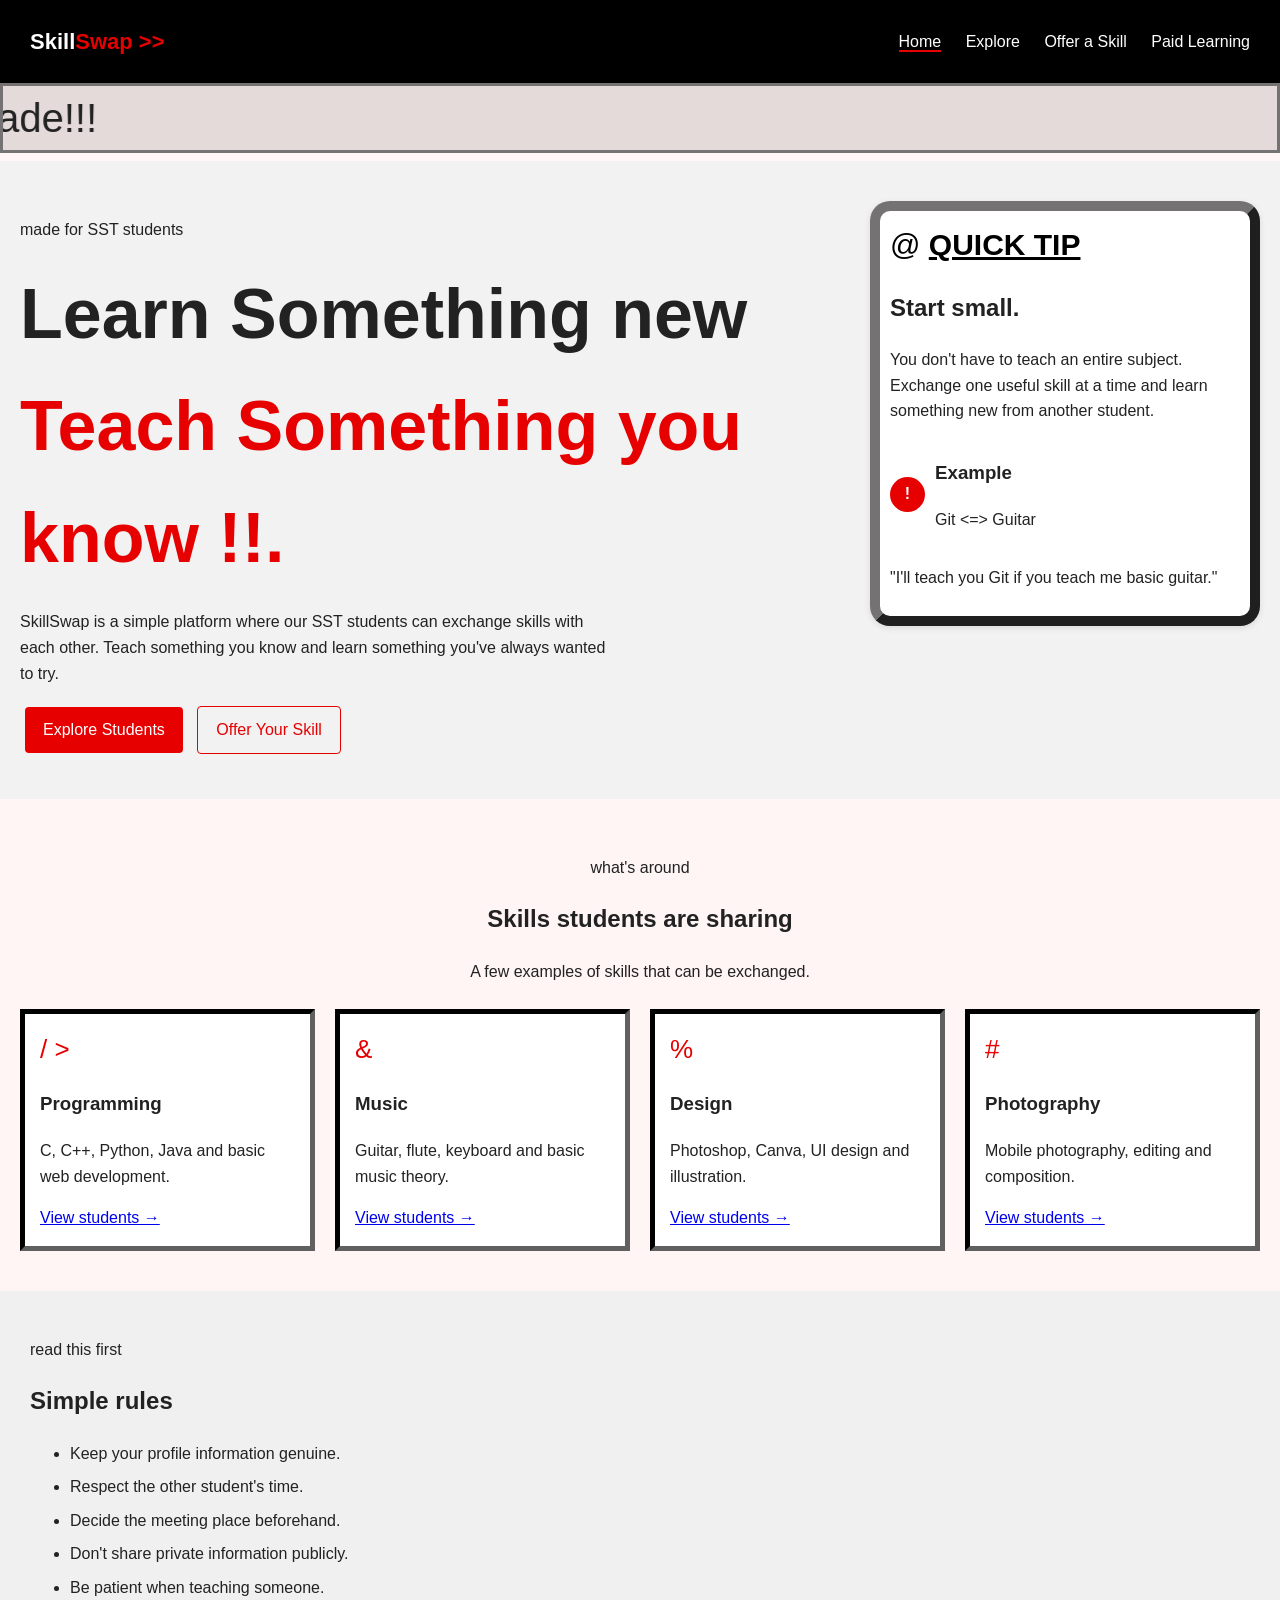
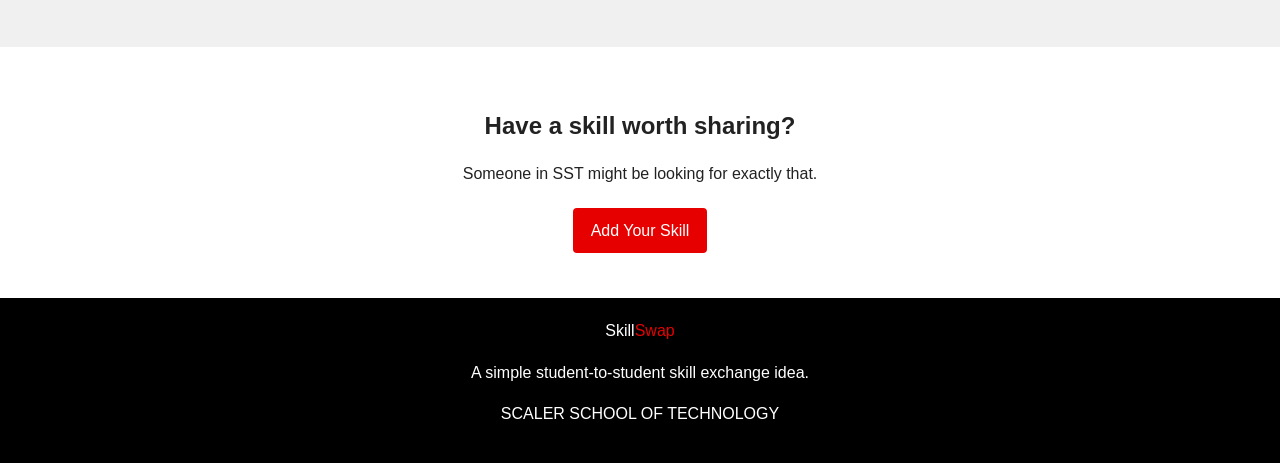
<file: index.html>
<!DOCTYPE html>
<html lang="en">
<head>
    <meta charset="UTF-8">
    <meta name="viewport" content="width=device-width, initial-scale=1.0">
    <title>SkillSwap | Student Skill Exchange</title>
    <link rel="stylesheet" href="style.css">
</head>
<body>

    <header class="site-header">
        <div class="logo">Skill<span>Swap >> </span></div>
        <nav class="navigation">
            <a href="index.html" class="active">Home</a>
            <a href="explore.html">Explore</a>
            <a href="offer.html">Offer a Skill</a>
            <a href="sell.html">Paid Learning</a>
        </nav>
        
    </header>

    <main>
      <marquee direction="right" >
               Teach, Learn & Upgrade!!!
             </marquee>
        <section class="hero">
            <div class="hero-text">
                
                <p class="small-title">made for SST students</p>
                <h1>
                    Learn Something new<br>
                    <span>Teach Something you know !!.</span>
                </h1>
                <p class="intro">
                    SkillSwap is a simple platform where our SST students can exchange
                    skills with each other. Teach something you know and learn something
                    you've always wanted to try.
                </p>
                <div class="hero-links">
                    <a href="explore.html" class="button">Explore Students</a>
                    <a href="offer.html" class="button outline">Offer Your Skill</a>
                </div>
            </div>

            <div class="exchange-box">
                <div class="exchange-icon">@ <u><b>QUICK TIP</b></u></div>
             
                <h2>Start small.</h2>
                <p>
                    You don't have to teach an entire subject. Exchange one useful
                    skill at a time and learn something new from another student.
                </p>

                <div class="exchange-person">
                    <div class="avatar">!</div>
                    <div>
                        <h3>Example</h3>
                        <p>Git <=> Guitar</p>
                    </div>
                </div>

                <p class="match-text">"I'll teach you Git if you teach me basic guitar."</p>
            </div>
        </section>

        <section class="section">
            <div class="section-title">
                <p class="small-title">what's around</p>
                <h2>Skills students are sharing</h2>
                <p>A few examples of skills that can be exchanged.</p>
            </div>

            <div class="skill-grid">
                <article class="skill-card">
                    <div class="skill-symbol">/ ></div>
                    <h3>Programming</h3>
                    <p>C, C++, Python, Java and basic web development.</p>
                    <a href="explore.html">View students →</a>
                </article>

                <article class="skill-card">
                    <div class="skill-symbol">&</div>
                    <h3>Music</h3>
                    <p>Guitar, flute, keyboard and basic music theory.</p>
                    <a href="explore.html">View students →</a>
                </article>

                <article class="skill-card">
                    <div class="skill-symbol">%</div>
                    <h3>Design</h3>
                    <p>Photoshop, Canva, UI design and illustration.</p>
                    <a href="explore.html">View students →</a>
                </article>

                <article class="skill-card">
                    <div class="skill-symbol">#</div>
                    <h3>Photography</h3>
                    <p>Mobile photography, editing and composition.</p>
                    <a href="explore.html">View students →</a>
                </article>
            </div>
        </section>

        
        <section class="rules-section">
            <div>
                <p class="small-title">read this first</p>
                <h2>Simple rules</h2>
            </div>
            <ul class="rules">
                <li>Keep your profile information genuine.</li>
                <li>Respect the other student's time.</li>
                <li>Decide the meeting place beforehand.</li>
                <li>Don't share private information publicly.</li>
                <li>Be patient when teaching someone.</li>
            </ul>
        </section>

        <section class="home-cta">
            <h2>Have a skill worth sharing?</h2>
            <p>Someone in SST might be looking for exactly that.</p>
            <a href="offer.html" class="button">Add Your Skill</a>
        </section>
    </main>

    <footer>
        <div class="footer-content">
            <div class="logo">Skill<span>Swap</span></div>
            <p>A simple student-to-student skill exchange idea.</p>
        </div>
        <p class="copyright">SCALER SCHOOL OF TECHNOLOGY</p>
    </footer>

</body>
</html>
</file>
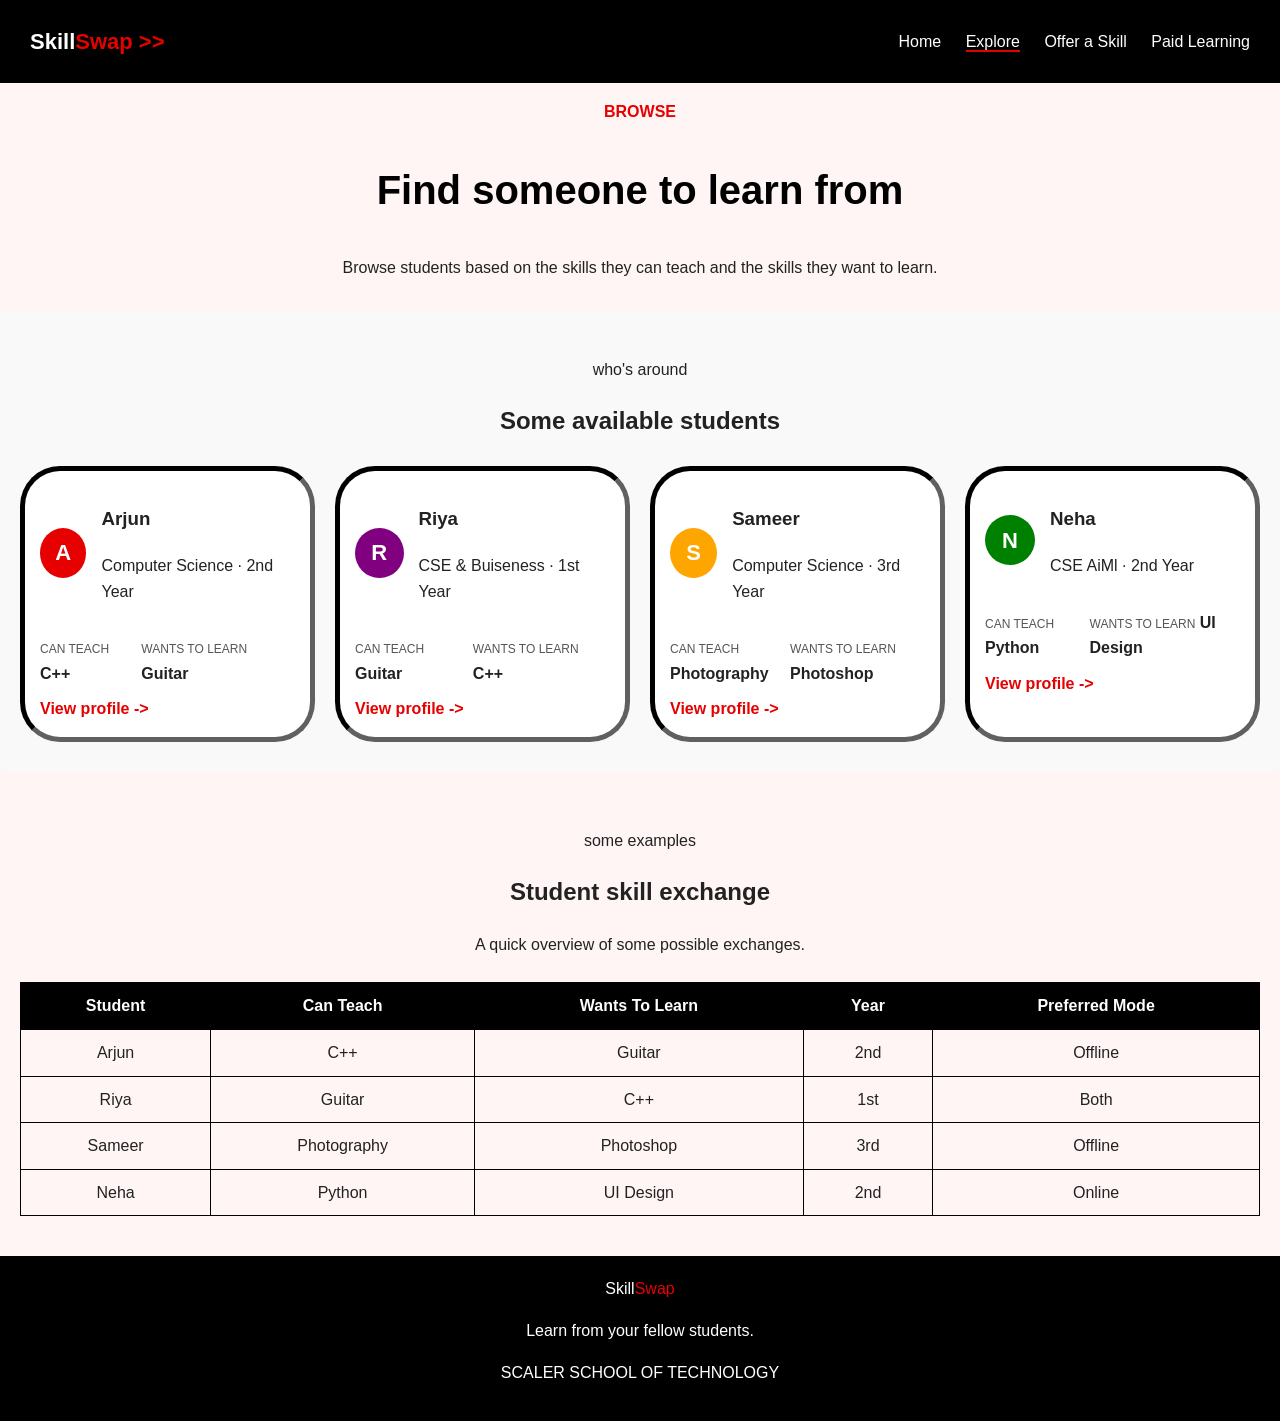
<file: explore.html>
<!DOCTYPE html>
<html lang="en">
<head>
    <meta charset="UTF-8">
    <meta name="viewport" content="width=device-width, initial-scale=1.0">
    <title>Explore Students | SkillSwap</title>
    <link rel="stylesheet" href="style.css">
</head>
<body>

    <header class="site-header">
        <div class="logo">Skill<span>Swap >> </span></div>
        <nav class="navigation">
            <a href="index.html">Home</a>
            <a href="explore.html" class="active">Explore</a>
            <a href="offer.html">Offer a Skill</a>
             <a href="sell.html">Paid Learning</a>
        </nav>
        
    </header>

    <main>
        <section class="page-heading">
            <p class="small-title">browse</p>
            <h1>Find someone to learn from</h1>
            <p>
                Browse students based on the skills they can teach
                and the skills they want to learn.
            </p>
        </section>

        

        <section class="section light-section" id="students">
            <div class="section-title">
                <p class="small-title">who's around</p>
                <h2>Some available students</h2>
            </div>

            <div class="student-grid" id="studentGrid">

                <article class="student-card">
                    <div class="student-header">
                        <div class="large-avatar">A</div>
                        <div>
                            <h3>Arjun</h3>
                            <p>Computer Science · 2nd Year</p>
                        </div>
                    </div>
                    <div class="student-skills">
                        <div>
                            <span>CAN TEACH</span>
                            <strong>C++</strong>
                        </div>
                        <div>
                            <span>WANTS TO LEARN</span>
                            <strong>Guitar</strong>
                        </div>
                    </div>
                    <a href="#" class="profile-link">View profile -&gt;</a>
                </article>

                <article class="student-card">
                    <div class="student-header">
                        <div class="large-avatar purple">R</div>
                        <div>
                            <h3>Riya</h3>
                            <p>CSE & Buiseness · 1st Year</p>
                        </div>
                    </div>
                    <div class="student-skills">
                        <div>
                            <span>CAN TEACH</span>
                            <strong>Guitar</strong>
                        </div>
                        <div>
                            <span>WANTS TO LEARN</span>
                            <strong>C++</strong>
                        </div>
                    </div>
                    <a href="#" class="profile-link">View profile -&gt;</a>
                </article>

                <article class="student-card">
                    <div class="student-header">
                        <div class="large-avatar orange">S</div>
                        <div>
                            <h3>Sameer</h3>
                            <p>Computer Science · 3rd Year</p>
                        </div>
                    </div>
                    <div class="student-skills">
                        <div>
                            <span>CAN TEACH</span>
                            <strong>Photography</strong>
                        </div>
                        <div>
                            <span>WANTS TO LEARN</span>
                            <strong>Photoshop</strong>
                        </div>
                    </div>
                    <a href="#" class="profile-link">View profile -&gt;</a>
                </article>

                <article class="student-card">
                    <div class="student-header">
                        <div class="large-avatar green">N</div>
                        <div>
                            <h3>Neha</h3>
                            <p>CSE AiMl · 2nd Year</p>
                        </div>
                    </div>
                    <div class="student-skills">
                        <div>
                            <span>CAN TEACH</span>
                            <strong>Python</strong>
                        </div>
                        <div>
                            <span>WANTS TO LEARN</span>
                            <strong>UI Design</strong>
                        </div>
                    </div>
                    <a href="#" class="profile-link">View profile -&gt;</a>
                </article>

            </div>
        </section>

        <section class="section">
            <div class="section-title">
                <p class="small-title">some examples</p>
                <h2>Student skill exchange</h2>
                <p>A quick overview of some possible exchanges.</p>
            </div>

            <div class="table-container">
                <table>
                    <thead>
                        <tr>
                            <th>Student</th>
                            <th>Can Teach</th>
                            <th>Wants To Learn</th>
                            <th>Year</th>
                            <th>Preferred Mode</th>
                        </tr>
                    </thead>
                    <tbody>
                        <tr>
                            <td>Arjun</td>
                            <td>C++</td>
                            <td>Guitar</td>
                            <td>2nd</td>
                            <td>Offline</td>
                        </tr>
                        <tr>
                            <td>Riya</td>
                            <td>Guitar</td>
                            <td>C++</td>
                            <td>1st</td>
                            <td>Both</td>
                        </tr>
                        <tr>
                            <td>Sameer</td>
                            <td>Photography</td>
                            <td>Photoshop</td>
                            <td>3rd</td>
                            <td>Offline</td>
                        </tr>
                        <tr>
                            <td>Neha</td>
                            <td>Python</td>
                            <td>UI Design</td>
                            <td>2nd</td>
                            <td>Online</td>
                        </tr>
                    </tbody>
                </table>
            </div>
        </section>

    </main>

    <footer>
        <div class="footer-content">
            <div class="logo">Skill<span>Swap</span></div>
            <p>Learn from your fellow students.</p>
        </div>
        <p class="copyright">SCALER SCHOOL OF TECHNOLOGY</p>
    </footer>
<script src="script.js"></script>
</body>
</html>
</file>
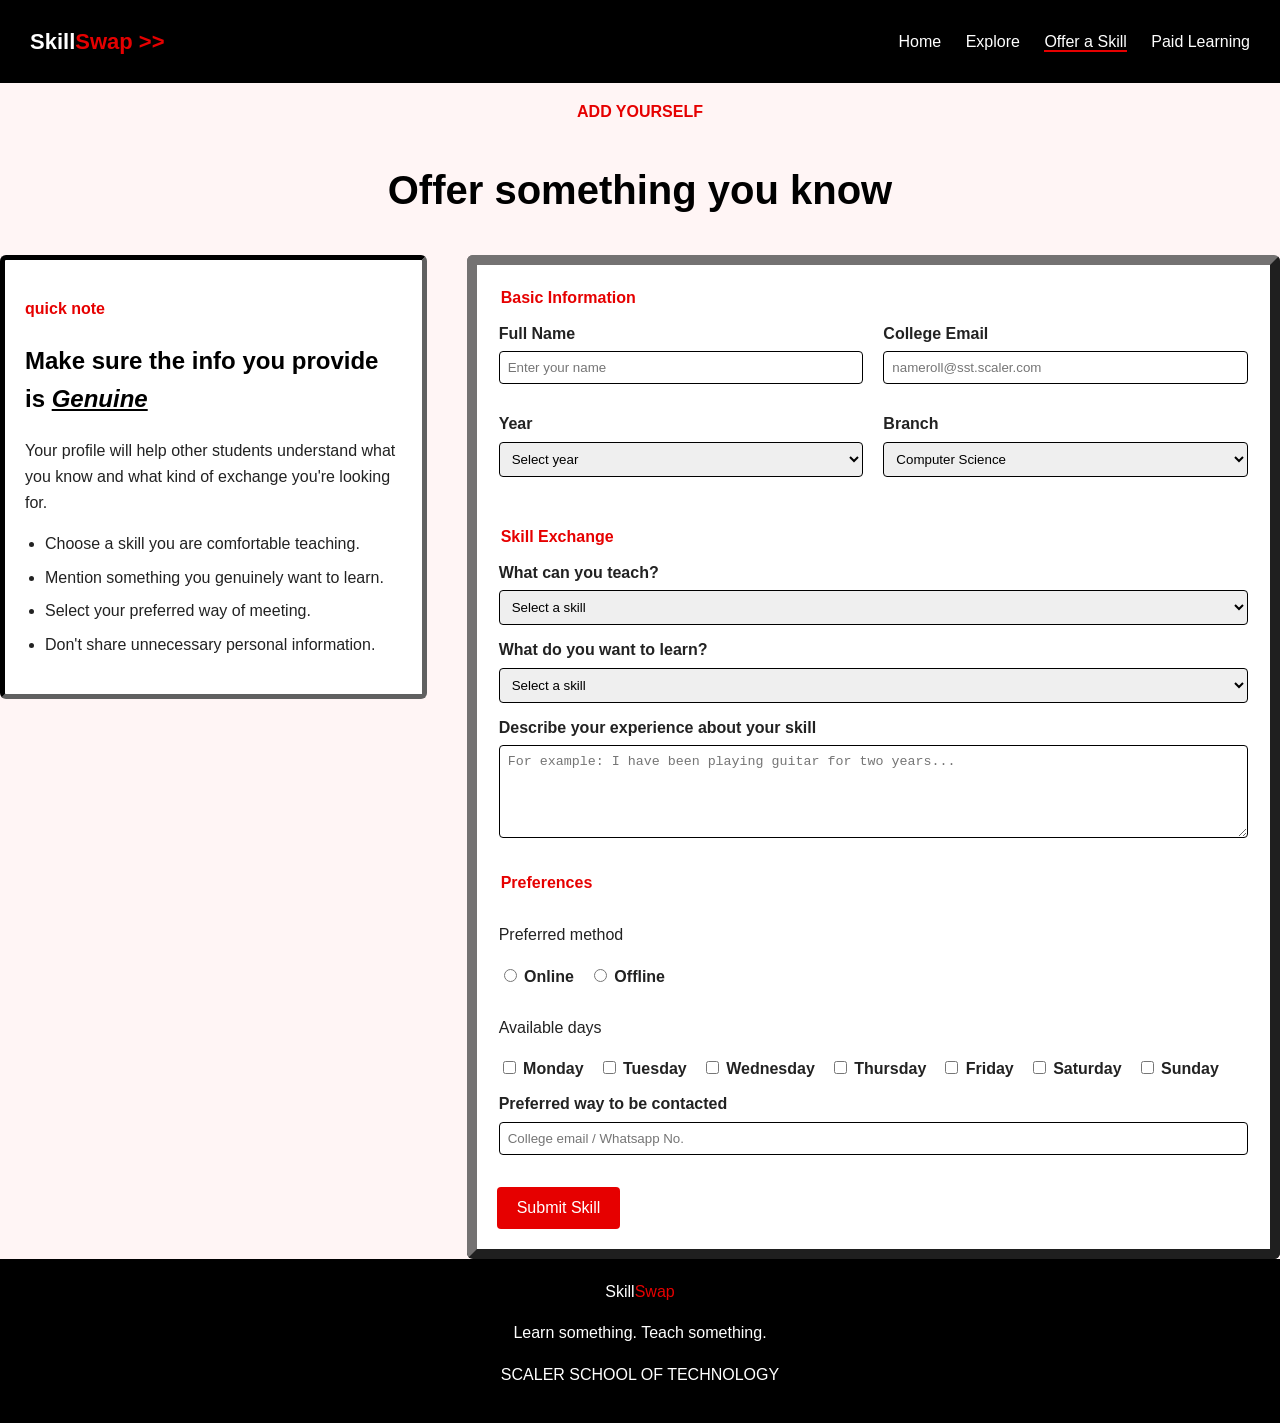
<file: offer.html>
<!DOCTYPE html>
<html lang="en">
<head>
    <meta charset="UTF-8">
    <meta name="viewport" content="width=device-width, initial-scale=1.0">
    <title>Offer Your Skill | SkillSwap</title>
    <link rel="stylesheet" href="style.css">
</head>
<body>

    <header class="site-header">
        <div class="logo">Skill<span>Swap >> </span></div>
        <nav class="navigation">
            <a href="index.html">Home</a>
            <a href="explore.html">Explore</a>
            <a href="offer.html" class="active">Offer a Skill</a>
             <a href="sell.html">Paid Learning</a>
        </nav>
        
    </header>

    <main>
        <section class="page-heading">
            <p class="small-title">add yourself</p>
            <h1>Offer something you know</h1>
        </section>

        <section class="form-section">

            <div class="form-info">
                <p class="small-title">quick note</p>
                <h2>Make sure the info you provide is <u><em>Genuine</em></u></h2>
                <p>
                    Your profile will help other students understand what you know
                    and what kind of exchange you're looking for.
                </p>

                <ul class="form-tips">
                    <li>Choose a skill you are comfortable teaching.</li>
                    <li>Mention something you genuinely want to learn.</li>
                    <li>Select your preferred way of meeting.</li>
                    <li>Don't share unnecessary personal information.</li>
                </ul>
            </div>

            <form class="skill-form">

                <fieldset>
                    <legend>Basic Information</legend>

                    <div class="form-row">
                        <div class="form-group">
                            <label for="name">Full Name</label>
                            <input type="text" id="name" name="name" placeholder="Enter your name" required>
                        </div>
                        <div class="form-group">
                            <label for="email">College Email</label>
                            <input type="email" id="email" name="email" placeholder="nameroll@sst.scaler.com" required>
                        </div>
                    </div>

                    <div class="form-row">
                        <div class="form-group">
                            <label for="year">Year</label>
                            <select id="year" name="year">
                                <option value="">Select year</option>
                                <option>1st Year</option>
                                <option>2nd Year</option>
                                <option>3rd Year</option>
                                <option>4th Year</option>
                            </select>
                        </div>
                        <div class="form-group">
                            <label for="branch">Branch</label>
                            <select id="branch" name="Branch">
                                <option>Computer Science</option>
                                <option>CSE AiMl</option>
                                <option>CSE & Buiseness</option>
                            </select>
                        </div>
                    </div>
                </fieldset>

                <fieldset>
                    <legend>Skill Exchange</legend>

                    <div class="form-group">
                        <label for="teach">What can you teach?</label>
                        <select id="teach" name="teach">
                            <option value="">Select a skill</option>
                            <option>C / C++</option>
                            <option>Python</option>
                            <option>Web Development</option>
                            <option>Flute</option>
                            <option>Guitar</option>
                            <option>Photography</option>
                            <option>Graphic Design</option>
                            <option>Video Editing</option>
                            <option>Other</option>
                        </select>
                    </div>

                    <div class="form-group">
                        <label for="learn">What do you want to learn?</label>
                        <select id="learn" name="learn">
                            <option value="">Select a skill</option>
                            <option>C / C++</option>
                            <option>Python</option>
                            <option>Web Development</option>
                            <option>Flute</option>
                            <option>Guitar</option>
                            <option>Photography</option>
                            <option>Graphic Design</option>
                            <option>Video Editing</option>
                            <option>Other</option>
                        </select>
                    </div>

                    <div class="form-group">
                        <label for="description">Describe your experience about your skill</label>
                        <textarea id="description" name="description" rows="5"
                            placeholder="For example: I have been playing guitar for two years..."></textarea>
                    </div>
                </fieldset>

                <fieldset>
                    <legend>Preferences</legend>

                    <div class="form-group">
                        <p class="form-label">Preferred method</p>
                        <div class="radio-group">
                            <label><input type="radio" name="mode" value="online"> Online</label>
                            <label><input type="radio" name="mode" value="offline"> Offline</label>
                        </div>
                    </div>

                    <div class="form-group">
                        <p class="form-label">Available days</p>
                        <div class="checkbox-group">
                            <label><input type="checkbox" name="day" value="Monday"> Monday</label>
                            <label><input type="checkbox" name="day" value="Tuesday"> Tuesday</label>
                            <label><input type="checkbox" name="day" value="Wednesday"> Wednesday</label>
                            <label><input type="checkbox" name="day" value="Thursday"> Thursday</label>
                            <label><input type="checkbox" name="day" value="Friday"> Friday</label>
                            <label><input type="checkbox" name="day" value="Saturday"> Saturday</label>
                            <label><input type="checkbox" name="day" value="Sunday"> Sunday</label>
                        </div>
                    </div>

                    <div class="form-group">
                        <label for="contact">Preferred way to be contacted</label>
                        <input type="text" id="contact" name="contact" placeholder="College email / Whatsapp No.">
                    </div>
                </fieldset>

                <button type="submit" class="submit-button">Submit Skill</button>

            </form>
        </section>

    </main>

    <footer>
        <div class="footer-content">
            <div class="logo">Skill<span>Swap</span></div>
            <p>Learn something. Teach something.</p>
        </div>
        <p class="copyright">SCALER SCHOOL OF TECHNOLOGY</p>
    </footer>
<script src="script.js"></script>
</body>
</html>
</file>
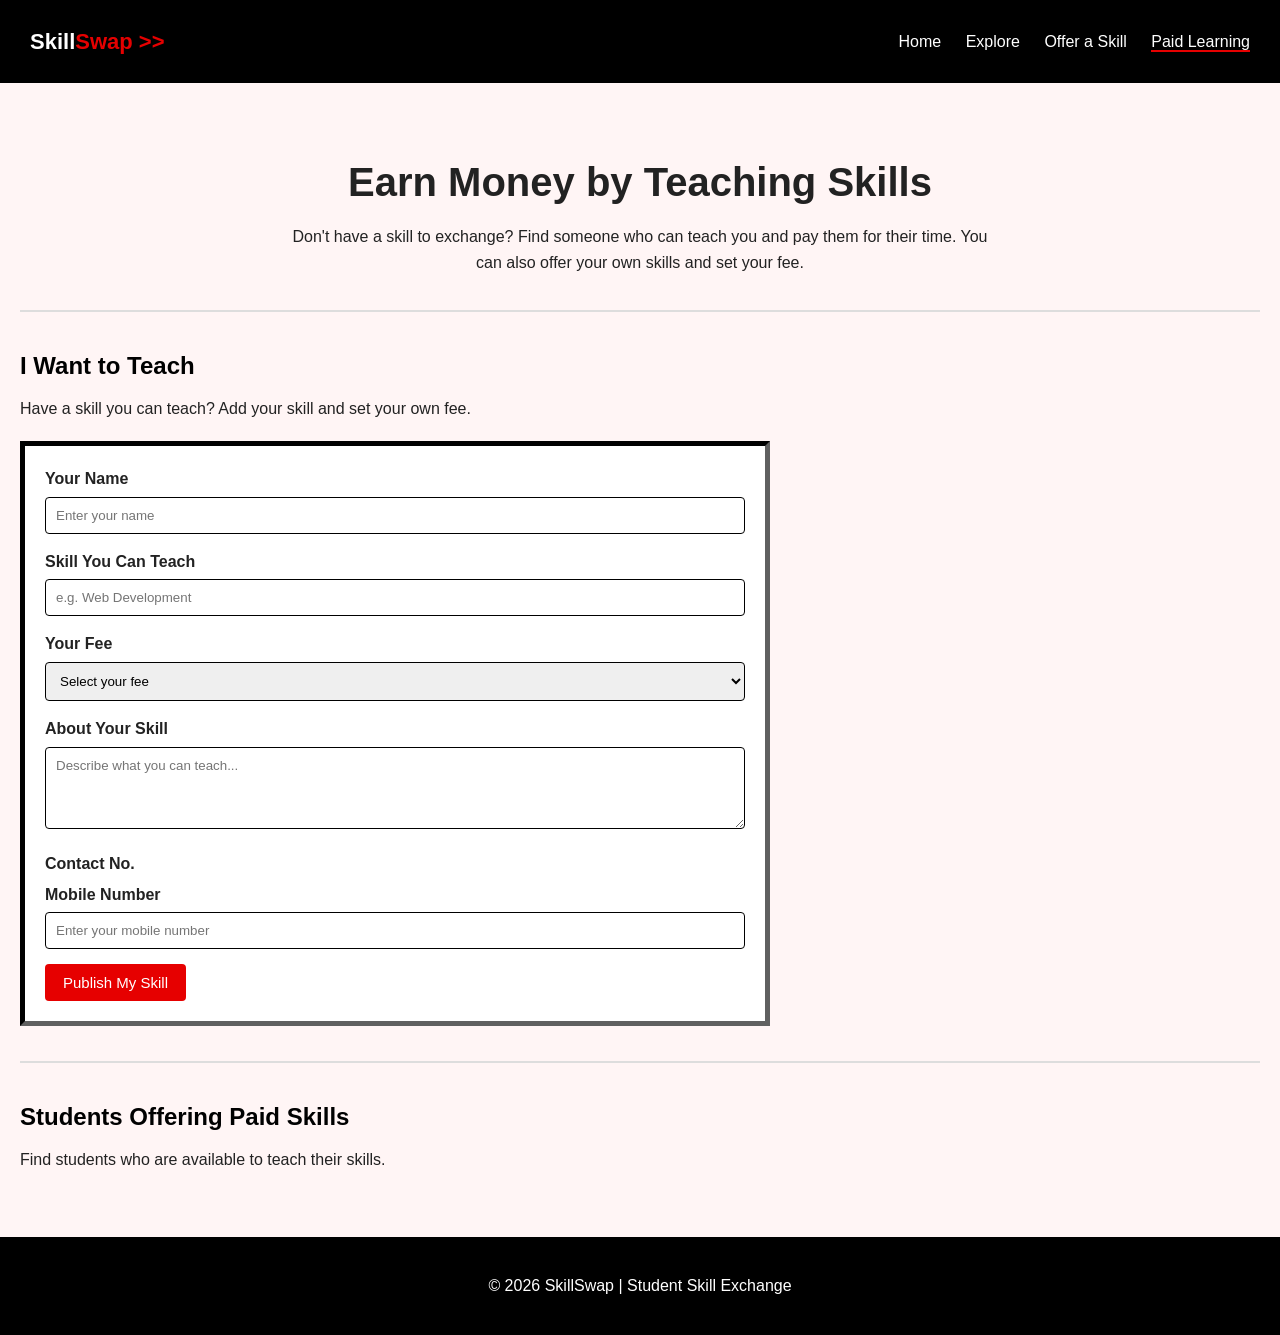
<file: sell.html>
<!DOCTYPE html>
<html lang="en">

<head>
    <meta charset="UTF-8">
    <meta name="viewport" content="width=device-width, initial-scale=1.0">

    <title>Paid Learning | SkillSwap</title>

    <link rel="stylesheet" href="style.css">
</head>

<body>

    <header class="site-header">

        <div class="logo">
            Skill<span>Swap >> </span>
        </div>

        <nav class="navigation">
            <a href="index.html">Home</a>
            <a href="explore.html">Explore</a>
            <a href="offer.html">Offer a Skill</a>
            <a href="sell.html" class="active">Paid Learning</a>
        </nav>

    </header>


    <main class="paid-learning">

        <h1>Earn Money by Teaching Skills</h1>

        <p>
            Don't have a skill to exchange?
            Find someone who can teach you and pay them for their time.
            You can also offer your own skills and set your fee.
        </p>


        <hr>


        <h2>I Want to Teach</h2>

        <p>
            Have a skill you can teach?
            Add your skill and set your own fee.
        </p>


        <form id="paidSkillForm">

            <label for="teacher-name">
                Your Name
            </label>

            <input
                type="text"
                id="teacher-name"
                name="teacher-name"
                placeholder="Enter your name"
                required
            >


            <label for="teach-skill">
                Skill You Can Teach
            </label>

            <input
                type="text"
                id="teach-skill"
                name="teach-skill"
                placeholder="e.g. Web Development"
                required
            >


            <label for="fee">
                Your Fee
            </label>

            <select id="fee" name="fee" required>

                <option value="">
                    Select your fee
                </option>

                <option value="100">
                    ₹100 / week
                </option>

                <option value="200">
                    ₹200 / week
                </option>

                <option value="300">
                    ₹300 / week
                </option>

                <option value="500">
                    ₹500 / week
                </option>

            </select>


            <label for="description">
                About Your Skill
            </label>

            <textarea
                id="description"
                name="description"
                rows="4"
                placeholder="Describe what you can teach..."
                required
            ></textarea>
               <label for="contact-no">
                Contact No.
            </label>

           <label for="whatsapp">Mobile Number</label>
<input
    type="tel"
    id="whatsapp"
    name="whatsapp"
    placeholder="Enter your mobile number"
    required
>
            <button type="submit">
                Publish My Skill
            </button>


        </form>


        <hr>


        <h2>Students Offering Paid Skills</h2>

        <p>
            Find students who are available to teach their skills.
        </p>


        <!-- New cards will appear here -->

        <div id="paidTeacherCards"></div>

    </main>


    <footer class="site-footer">

        <p>
            © 2026 SkillSwap | Student Skill Exchange
        </p>

    </footer>


    <script src="script.js"></script>

</body>

</html>
</file>
<file: style.css>
body {
  margin: 0;
  font-family: Arial, sans-serif;
  background: #fff5f5;
  color: #222;
  line-height: 1.6;
}

marquee {
  font-size: 40px;
  border: 3px solid #747272;
  font-family: Impact, Haettenschweiler, 'Arial Narrow Bold', sans-serif;
  background:#e4dada;
}

.site-header {
  position: sticky;
  background: #000;
  color: #fff;
  padding: 24px 30px;
  display: flex;
  justify-content: space-between;
  align-items: center;
}

.site-header .logo {
  font-size: 22px;
  font-weight: bold;
}

.site-header .logo span {
  color: #e60000;
}

.navigation a {
  color: #fff;
  text-decoration: none;
  margin-left: 20px;
}

.navigation a:hover {
  color: #e60000;
}

.navigation a.active {
  border-bottom: 2px solid #e60000;
}

.hero {
  display: flex;
  justify-content: space-between;
  align-items: flex-start;
  padding: 40px 20px;
  background: #f2f2f2;
}

.hero-text {
  flex: 2;
  padding-right: 30px;
  margin: 0;
}

.hero h1 {
  font-size: 70px;
  margin: 5px 0 15px 0;
}

.hero span {
  color: #e60000;
}

.hero .intro {
  max-width: 600px;
  margin: 0 0 15px 0;
}

.hero-links {
  margin-top: 10px;
}

.button {
  display: inline-block;
  padding: 10px 18px;
  margin: 5px;
  background: #e60000;
  color: #fff;
  text-decoration: none;
  border-radius: 4px;
}

.button:hover {
  background: #990000;
}

.button.outline {
  background: transparent;
  border: 1px solid #e60000;
  color: #e60000;
}

.button.outline:hover {
  background: #e60000;
  color: #fff;
}

.exchange-box {
  flex: 1;
  background: #fff;
  border: 10px outset #747272;
  padding: 10px;
  max-width: 350px;
  border-radius: 20px;
  box-shadow: 0 2px 6px rgba(0,0,0,0.1);
  margin: 0;
}

.exchange-icon {
  font-size: 30px;
  margin-bottom: 10px;
  color: #000;
}

.exchange-person {
  display: flex;
  align-items: center;
  margin-top: 15px;
}

.exchange-person .avatar {
  background: #e60000;
  color: #fff;
  font-weight: bold;
  border-radius: 50%;
  width: 35px;
  height: 35px;
  display: flex;
  justify-content: center;
  align-items: center;
  margin-right: 10px;
}

.section {
  padding: 40px 20px;
}

.section-title {
  text-align: center;
  margin-bottom: 25px;
}

.skill-grid {
  display: grid;
  grid-template-columns: repeat(auto-fit, minmax(200px, 1fr));
  gap: 20px;
}

.skill-card {
  background: #fff;
  border: 5px inset #0c0c0c;
  padding: 15px;
  transition: transform 0.2s;
}

.skill-card:hover {
  transform: scale(1.03);
}

.skill-symbol {
  font-size: 26px;
  margin-bottom: 10px;
  color: #e60000;
}

.rules-section {
  padding: 30px;
  background: #f0f0f0;
}

.rules li {
  margin: 8px 0;
}

.home-cta {
  text-align: center;
  padding: 40px 20px;
  background: #fff;
}

.home-cta h2 {
  margin-bottom: 10px;
}

footer {
  background: #000;
  color: #fff;
  text-align: center;
  padding: 20px;
}

footer .logo span {
  color: #e60000;
}

/*  Offer*/

.page-heading {
  text-align: center;
  margin-bottom: 30px;
}

.page-heading h1 {
  font-size: 40px;
  color: #000;
}

.page-heading .small-title {
  color: #e60000;
  text-transform: uppercase;
  font-weight: bold;
}

.form-section {
  display: flex;
  gap: 40px;
  align-items: flex-start;
}

.form-info {
  flex: 1;
  background: #fff;
  border: 5px inset #0c0c0c;
  padding: 20px;
  border-radius: 6px;
}

.form-info h2 {
  color: #000;
}

.form-info .small-title {
  color: #e60000;
  font-weight: bold;
}

.form-tips {
  margin-top: 15px;
  padding-left: 20px;
}

.form-tips li {
  margin-bottom: 8px;
}

.skill-form {
  flex: 2;
  background: #fff;
  border: 10px outset #747272;
  padding: 20px;
  border-radius: 6px;
}

fieldset {
  border: none;
  margin-bottom: 20px;
  padding: 0;
}

legend {
  font-weight: bold;
  color: #e60000;
  margin-bottom: 10px;
}

.form-row {
  display: flex;
  gap: 20px;
  margin-bottom: 15px;
}

.form-group {
  flex: 1;
  display: flex;
  flex-direction: column;
}

label {
  margin-bottom: 5px;
  font-weight: bold;
}

input, select, textarea {
  padding: 8px;
  border: 1px solid #000;
  border-radius: 4px;
  margin-bottom: 12px;
}

input:focus, select:focus, textarea:focus {
  border-color: #000;
  outline: none;
  background: #fff;
}

.radio-group, .checkbox-group {
  display: flex;
  flex-wrap: wrap;
  gap: 15px;
}

.submit-button {
  background: #e60000;
  color: #fff;
  padding: 12px 20px;
  border: none;
  border-radius: 4px;
  font-size: 16px;
  cursor: pointer;
}

.submit-button:hover {
  background: #990000;
}

/* explore */

.category-list {
  display: flex;
  flex-wrap: wrap;
  justify-content: center;
  gap: 15px;
  margin-top: 20px;
}

.category-list a {
  background: #e60000;
  color: #fff;
  padding: 8px 15px;
  border-radius: 4px;
  text-decoration: none;
}

.category-list a:hover {
  background: #990000;
}

.light-section {
  background: #f9f9f9;
  border-radius: 6px;
  padding: 30px 20px;
}

.student-grid {
  display: grid;
  grid-template-columns: repeat(auto-fit, minmax(250px, 1fr));
  gap: 20px;
}

.student-card {
  background: #fff;
  border: 5px inset #0c0c0c;
  padding: 15px;
  border-radius: 40px;
  transition: transform 0.2s;
}

.student-card:hover {
  transform: scale(1.03);
}

.student-header {
  display: flex;
  align-items: center;
  margin-bottom: 15px;
}

.large-avatar {
  width: 50px;
  height: 50px;
  border-radius: 50%;
  background: #e60000;
  color: #fff;
  font-weight: bold;
  font-size: 22px;
  display: flex;
  justify-content: center;
  align-items: center;
  margin-right: 15px;
}

.large-avatar.purple { background: purple; }
.large-avatar.orange { background: orange; }
.large-avatar.green { background: green; }

.student-skills {
  display: flex;
  justify-content: space-between;
  margin-bottom: 10px;
}

.student-skills span {
  font-size: 12px;
  color: #555;
}

.profile-link {
  color: #e60000;
  text-decoration: none;
  font-weight: bold;
}

.profile-link:hover {
  text-decoration: underline;
}

.table-container {
  overflow-x: auto;
  margin-top: 20px;
}

table {
  width: 100%;
  border-collapse: collapse;
}

thead {
  background: #000;
  color: #fff;
}

th, td {
  border: 1px solid #000;
  padding: 10px;
  text-align: center;
}
@media (max-width: 850px) {
  .hero-content,
  .rules-layout,
      .form-layout {
        grid-template-columns: 1fr;
    }

    .skill-grid {
        grid-template-columns: repeat(2, 1fr);
    }

    .student-grid {
        grid-template-columns: repeat(2, 1fr);
    }

    .hero {
        padding: 60px 0;
    }

    .hero h1 {
        font-size: 4rem;
    }
}


@media (max-width: 600px) {

  .navigation {
        flex-direction: column;
        padding: 18px 0;
    }

    nav {
        width: 100%;
        justify-content: center;
        gap: 18px;
    }

    .hero h1 {
        font-size: 3rem;
        letter-spacing: -1.5px;
    }

    .skill-grid,
    .student-grid {
        grid-template-columns: 1fr;
    }

    .idea-card {
        box-shadow: 6px 6px 0 #aeb2ba;
    }
.section-heading h2,
.rules h2,
.cta h2,
.form-intro h2 {
        font-size: 2rem;
    }
.skill-form {
        padding: 22px;
    }
.footer-content {
        flex-direction: column;
        align-items: flex-start;
    }
}

.paid-learning {
  padding: 40px 20px;
}

.paid-learning > h1 {
  text-align: center;
  font-size: 40px;
  margin-bottom: 10px;
}

.paid-learning > p {
  text-align: center;
  max-width: 700px;
  margin: 0 auto 35px;
}
.paid-learning > h2 {
  color: #000;
  margin-top: 35px;
  margin-bottom: 10px;
}

.paid-learning > h2 + p {
  text-align: left;
  margin: 0 0 20px;
}
.paid-learning form {
  background: #fff;
  border: 5px inset #0c0c0c;
  padding: 20px;
  margin-bottom: 30px;
  max-width: 700px;
}

.paid-learning form label {
  display: block;
  margin-bottom: 5px;
  font-weight: bold;
}

.paid-learning form input,
.paid-learning form select,
.paid-learning form textarea {
  width: 100%;
  box-sizing: border-box;
  padding: 10px;
  border: 1px solid #000;
  border-radius: 4px;
  margin-bottom: 15px;
  font-family: Arial, sans-serif;
}

.paid-learning form input:focus,
.paid-learning form select:focus,
.paid-learning form textarea:focus {
  border-color: #e60000;
  outline: none;
}
.paid-learning form button {
  background: #e60000;
  color: #fff;
  border: none;
  padding: 10px 18px;
  border-radius: 4px;
  cursor: pointer;
  font-size: 15px;
}
.paid-learning  form button:hover {
  background: #990000;
}
@media (max-width: 600px) {

  .paid-learning {
    padding: 25px 15px;
  }

  .paid-learning > h1 {
    font-size: 32px;
  }

  .paid-learning form {
    padding: 15px;
  }

  .paid-learning > article {
    padding: 15px;
  }

  .paid-learning > article strong {
    display: block;
    margin-bottom: 12px;
  }

}
#paidTeacherCards {
    display: grid;
    grid-template-columns: repeat(auto-fit, minmax(280px, 350px));
    gap: 20px;
    margin-top: 25px;
}


/* Individual card */

.paid-teacher-card {
    background: #fff;
    border: 5px inset #0c0c0c;
    padding: 20px;
    border-radius: 20px;
    box-sizing: border-box;
    transition: transform 0.2s;
}

.paid-teacher-card:hover {
    transform: scale(1.03);
}


/* Teacher name */

.paid-teacher-card h3 {
    font-size: 24px;
    margin: 0 0 20px 0;
}


/* Card information */

.paid-teacher-card p {
    margin: 10px 0;
    line-height: 1.5;
}

.paid-teacher-card strong {
    color: #000;
}


/* Fee */

.paid-teacher-card p:nth-of-type(2) {
    color: #e60000;
    font-weight: bold;
}

.paid-learning hr {
    border: none;
    border-top: 2px solid #ddd;
    margin: 35px 0;
}


/* =========================
   MOBILE
   ========================= */

@media (max-width: 600px) {

    .paid-learning {
        padding: 25px 15px;
    }

    .paid-learning h1 {
        font-size: 32px;
    }

    .paid-learning form {
        padding: 18px;
        border-width: 5px;
    }

    #paidTeacherCards {
        grid-template-columns: 1fr;
    }

}
</file>
